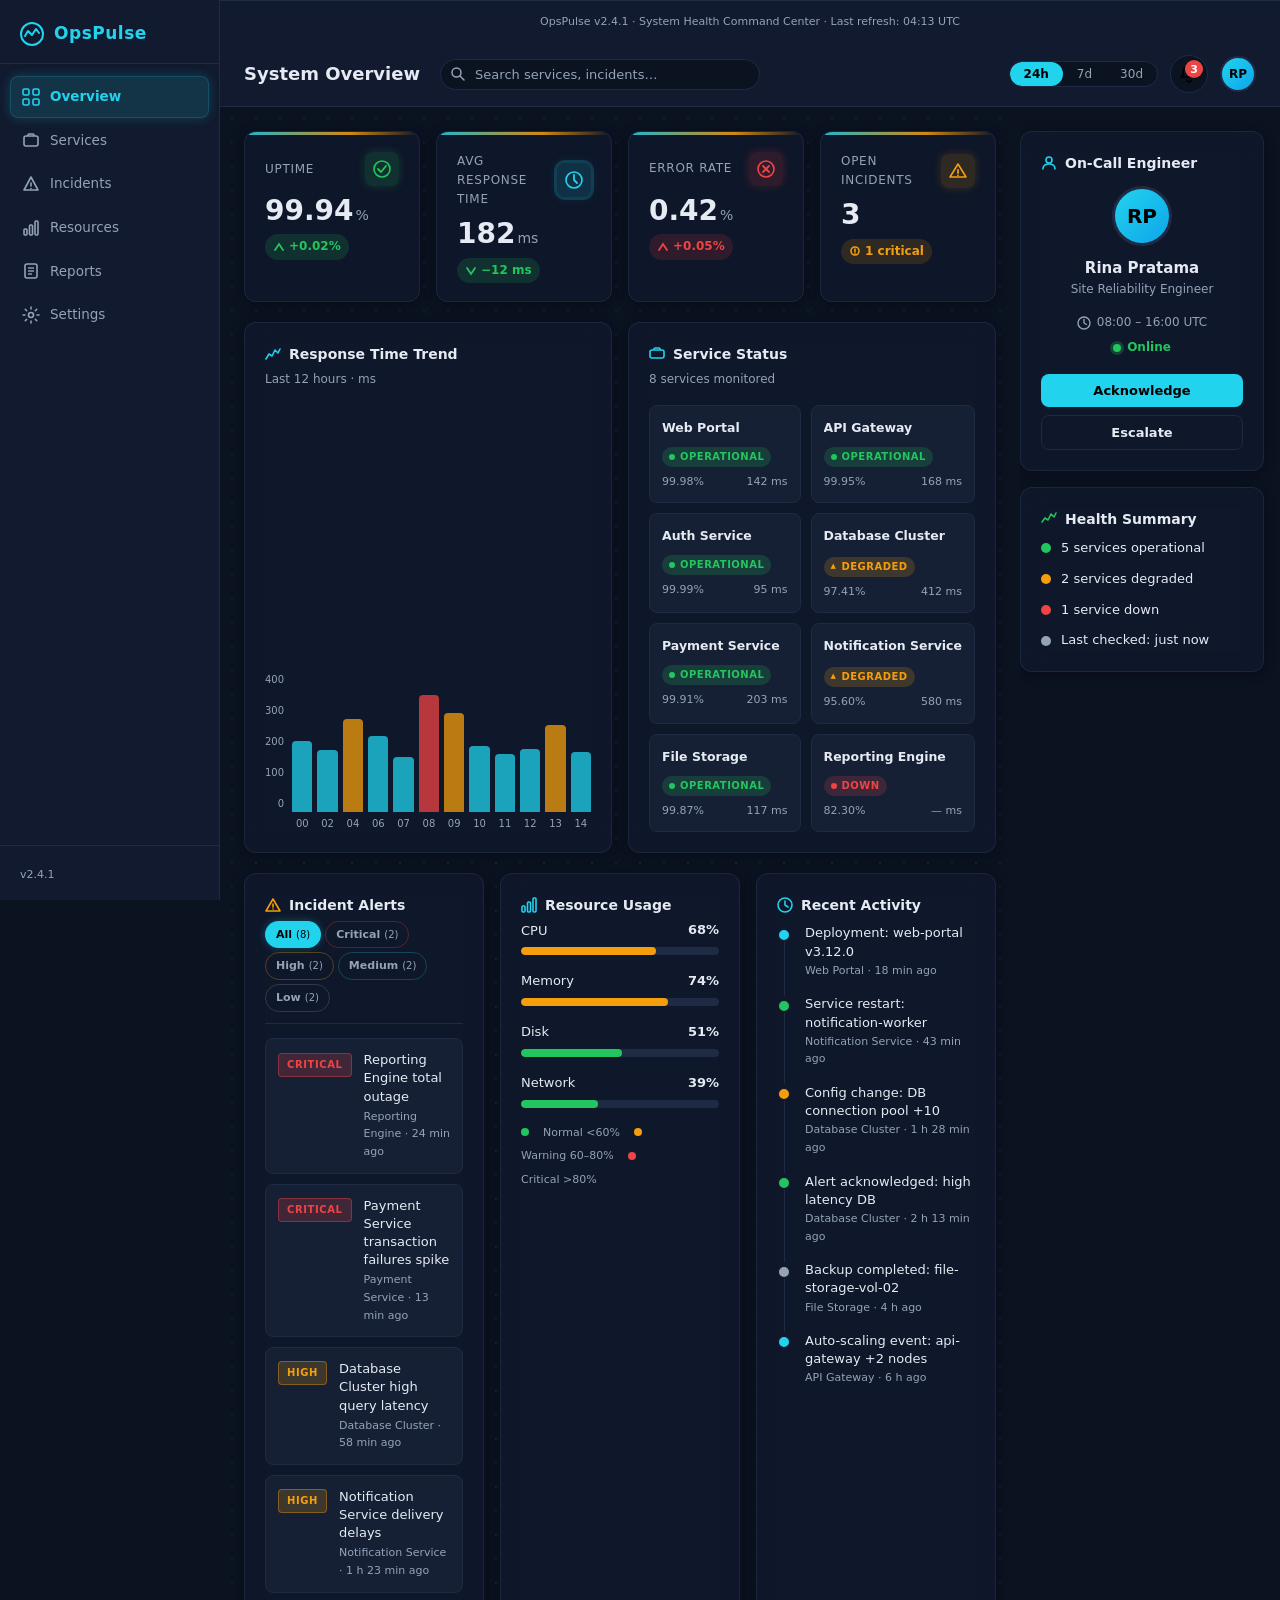
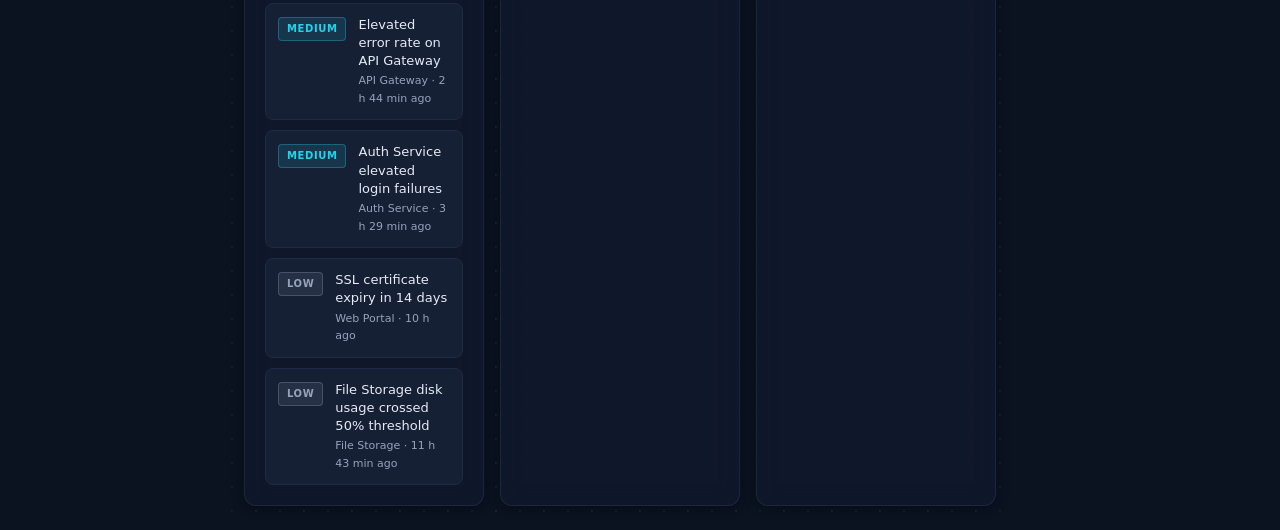
<file: index.html>
<!DOCTYPE html>
<html lang="en">
<head>
  <!-- Character encoding & viewport -->
  <meta charset="UTF-8" />
  <meta name="viewport" content="width=device-width, initial-scale=1.0" />

  <!-- Primary metadata -->
  <title>OpsPulse – System Health Command Center</title>
  <meta name="description" content="OpsPulse is a real-time System Health Command Center for IT operations teams — monitor service uptime, incident alerts, response times, and resource usage from one dashboard." />
  <meta name="author" content="OpsPulse Operations Team" />

  <!-- Theme color for mobile browser chrome -->
  <meta name="theme-color" content="#0B1220" />

  <!-- Inline SVG favicon as a data URI (suppresses 404 request) -->
  <link rel="icon" type="image/svg+xml" href="data:image/svg+xml,%3Csvg xmlns='http://www.w3.org/2000/svg' viewBox='0 0 32 32'%3E%3Crect width='32' height='32' rx='8' fill='%230B1220'/%3E%3Ccircle cx='16' cy='16' r='13' stroke='%2322D3EE' stroke-width='2.5' fill='none'/%3E%3Cpolyline points='7,19 11,13 15,17 19,10 23,14' stroke='%2322D3EE' stroke-width='2.2' fill='none' stroke-linecap='round' stroke-linejoin='round'/%3E%3C/svg%3E" />

  <!-- Open Graph (social sharing previews) -->
  <meta property="og:type"        content="website" />
  <meta property="og:title"       content="OpsPulse – System Health Command Center" />
  <meta property="og:description" content="Monitor service uptime, incident alerts, response times, and resource usage for your IT operations team — all in one dark-theme dashboard." />
  <meta property="og:site_name"   content="OpsPulse" />
  <meta property="og:locale"      content="en_US" />

  <!-- Twitter Card (text-only, no external image) -->
  <meta name="twitter:card"        content="summary" />
  <meta name="twitter:title"       content="OpsPulse – System Health Command Center" />
  <meta name="twitter:description" content="Monitor service uptime, incident alerts, response times, and resource usage for your IT operations team — all in one dark-theme dashboard." />

  <!-- Security headers -->
  <!-- CSP: restricts resource origins — style-src 'self' allows only style.css;
       img-src allows data: URIs (favicon); everything else blocked by default-src 'none'.
       Limitation: a meta CSP cannot block or restrict navigation-initiated requests
       (e.g. form-action is advisory only here), and it is processed after the HTML parser
       begins — unlike an HTTP header which is enforced before any resource is fetched. -->
  <meta http-equiv="Content-Security-Policy"
        content="default-src 'none'; style-src 'self'; img-src 'self' data:; base-uri 'none'; form-action 'none'" />
  <meta name="referrer" content="no-referrer" />

  <link rel="stylesheet" href="style.css" />
</head>
<body>

  <!-- Skip-to-content link (H-1): first focusable element, visually hidden until focused -->
  <a href="#overview" class="skip-link">Skip to main content</a>

  <!-- ===== MOBILE HEADER (visible < 1024px) ===== -->
  <!-- C-1: role="banner" removed — only the topbar <header> is the page banner landmark -->
  <header class="mobile-header">
    <span class="logo" aria-label="OpsPulse">
      <!-- H-5: stroke="var(--primary)" → currentColor; parent .logo has color:var(--primary) -->
      <svg width="22" height="22" viewBox="0 0 22 22" fill="none" aria-hidden="true">
        <circle cx="11" cy="11" r="10" stroke="currentColor" stroke-width="2"/>
        <polyline points="5,13 8,9 11,12 14,7 17,10" stroke="currentColor" stroke-width="1.8" fill="none" stroke-linecap="round" stroke-linejoin="round"/>
      </svg>
      OpsPulse
    </span>
    <label class="hamburger-label" for="nav-toggle" aria-label="Toggle navigation">
      <span></span><span></span><span></span>
    </label>
  </header>

  <!-- ===== SIDEBAR NAVIGATION ===== -->
  <!-- H-2: tabindex="-1" added so the hidden checkbox is never keyboard-reachable -->
  <input type="checkbox" id="nav-toggle" class="nav-toggle" aria-hidden="true" tabindex="-1" />
  <nav class="sidebar" aria-label="Main navigation">
    <div class="sidebar-logo" aria-label="OpsPulse">
      <!-- H-5: .sidebar-logo has color:var(--primary) -->
      <svg width="24" height="24" viewBox="0 0 24 24" fill="none" aria-hidden="true">
        <circle cx="12" cy="12" r="11" stroke="currentColor" stroke-width="2"/>
        <polyline points="5,14 8,9 12,13 16,7 19,11" stroke="currentColor" stroke-width="2" fill="none" stroke-linecap="round" stroke-linejoin="round"/>
      </svg>
      <span>OpsPulse</span>
    </div>
    <ul class="sidebar-nav" role="list">
      <li>
        <a href="#overview" class="nav-link active" aria-current="page">
          <svg width="18" height="18" viewBox="0 0 18 18" fill="none" aria-hidden="true">
            <rect x="1" y="1" width="6" height="6" rx="1.5" stroke="currentColor" stroke-width="1.6"/>
            <rect x="11" y="1" width="6" height="6" rx="1.5" stroke="currentColor" stroke-width="1.6"/>
            <rect x="1" y="11" width="6" height="6" rx="1.5" stroke="currentColor" stroke-width="1.6"/>
            <rect x="11" y="11" width="6" height="6" rx="1.5" stroke="currentColor" stroke-width="1.6"/>
          </svg>
          Overview
        </a>
      </li>
      <li>
        <a href="#services" class="nav-link">
          <svg width="18" height="18" viewBox="0 0 18 18" fill="none" aria-hidden="true">
            <rect x="2" y="4" width="14" height="10" rx="2" stroke="currentColor" stroke-width="1.6"/>
            <path d="M6 4V3a1 1 0 011-1h4a1 1 0 011 1v1" stroke="currentColor" stroke-width="1.6"/>
          </svg>
          Services
        </a>
      </li>
      <li>
        <a href="#incidents" class="nav-link">
          <svg width="18" height="18" viewBox="0 0 18 18" fill="none" aria-hidden="true">
            <path d="M9 2L2 15h14L9 2z" stroke="currentColor" stroke-width="1.6" stroke-linejoin="round"/>
            <line x1="9" y1="8" x2="9" y2="11" stroke="currentColor" stroke-width="1.6" stroke-linecap="round"/>
            <circle cx="9" cy="13.5" r="0.8" fill="currentColor"/>
          </svg>
          Incidents
        </a>
      </li>
      <li>
        <a href="#resources" class="nav-link">
          <svg width="18" height="18" viewBox="0 0 18 18" fill="none" aria-hidden="true">
            <rect x="2" y="10" width="3" height="6" rx="1" stroke="currentColor" stroke-width="1.6"/>
            <rect x="7.5" y="6" width="3" height="10" rx="1" stroke="currentColor" stroke-width="1.6"/>
            <rect x="13" y="2" width="3" height="14" rx="1" stroke="currentColor" stroke-width="1.6"/>
          </svg>
          Resources
        </a>
      </li>
      <li>
        <a href="#reports" class="nav-link">
          <svg width="18" height="18" viewBox="0 0 18 18" fill="none" aria-hidden="true">
            <rect x="3" y="2" width="12" height="14" rx="2" stroke="currentColor" stroke-width="1.6"/>
            <line x1="6" y1="6" x2="12" y2="6" stroke="currentColor" stroke-width="1.4"/>
            <line x1="6" y1="9" x2="12" y2="9" stroke="currentColor" stroke-width="1.4"/>
            <line x1="6" y1="12" x2="10" y2="12" stroke="currentColor" stroke-width="1.4"/>
          </svg>
          Reports
        </a>
      </li>
      <li>
        <a href="#settings" class="nav-link">
          <svg width="18" height="18" viewBox="0 0 18 18" fill="none" aria-hidden="true">
            <circle cx="9" cy="9" r="2.5" stroke="currentColor" stroke-width="1.6"/>
            <path d="M9 1v2M9 15v2M1 9h2M15 9h2M3.22 3.22l1.42 1.42M13.36 13.36l1.42 1.42M3.22 14.78l1.42-1.42M13.36 4.64l1.42-1.42" stroke="currentColor" stroke-width="1.5" stroke-linecap="round"/>
          </svg>
          Settings
        </a>
      </li>
    </ul>
    <div class="sidebar-footer">
      <span class="version-tag">v2.4.1</span>
    </div>
  </nav>

  <!-- ===== MAIN WRAPPER ===== -->
  <div class="main-wrapper">

    <!-- ===== TOP NAVIGATION BAR ===== -->
    <header class="topbar" role="banner">
      <div class="topbar-left">
        <h1 class="page-title">System Overview</h1>
        <div class="search-wrap">
          <label for="search-input" class="sr-only">Search services or incidents</label>
          <!-- H-5: stroke="var(--muted)" → stroke="currentColor"; color set via CSS on .search-icon -->
          <svg class="search-icon" width="16" height="16" viewBox="0 0 16 16" fill="none" aria-hidden="true">
            <circle cx="6.5" cy="6.5" r="4.5" stroke="currentColor" stroke-width="1.5"/>
            <line x1="10" y1="10" x2="14" y2="14" stroke="currentColor" stroke-width="1.5" stroke-linecap="round"/>
          </svg>
          <!-- H-3: redundant aria-label removed — the <label> above is sufficient -->
          <input id="search-input" type="search" class="search-input" placeholder="Search services, incidents…" />
        </div>
      </div>
      <div class="topbar-right">
        <!-- Time range selector -->
        <!-- C-3: aria-pressed removed — state cannot update without JS and was misleading -->
        <div class="time-range" role="group" aria-label="Time range">
          <button class="tr-btn active" type="button">24h</button>
          <button class="tr-btn" type="button">7d</button>
          <button class="tr-btn" type="button">30d</button>
        </div>
        <!-- Notification bell -->
        <!-- H-5: .icon-btn inherits color:var(--text) from body -->
        <button class="icon-btn" type="button" aria-label="Notifications – 3 unread">
          <svg width="20" height="20" viewBox="0 0 20 20" fill="none" aria-hidden="true">
            <path d="M10 2a6 6 0 00-6 6v3l-1.5 2h15L16 11V8a6 6 0 00-6-6z" stroke="currentColor" stroke-width="1.6"/>
            <path d="M8 16a2 2 0 004 0" stroke="currentColor" stroke-width="1.6" stroke-linecap="round"/>
          </svg>
          <span class="badge" aria-label="3 notifications">3</span>
        </button>
        <!-- User avatar -->
        <div class="avatar" aria-label="Rina Pratama – Site Reliability Engineer">RP</div>
      </div>
    </header>

    <!-- ===== MAIN CONTENT ===== -->
    <main class="content" id="overview" aria-label="Dashboard content">

      <!-- === ROW 1: KPI CARDS === -->
      <section class="kpi-row" aria-label="Key performance indicators">

        <!-- KPI: Uptime -->
        <article class="kpi-card" aria-label="Uptime">
          <div class="kpi-header">
            <span class="kpi-label">Uptime</span>
            <!-- H-4: aria-hidden="true" added to SVG inside already-hidden parent -->
            <span class="kpi-icon kpi-icon--success" aria-hidden="true">
              <svg width="20" height="20" viewBox="0 0 20 20" fill="none" aria-hidden="true">
                <circle cx="10" cy="10" r="8" stroke="currentColor" stroke-width="1.6"/>
                <polyline points="6,10 9,13 14,7" stroke="currentColor" stroke-width="1.8" stroke-linecap="round" stroke-linejoin="round"/>
              </svg>
            </span>
          </div>
          <div class="kpi-value">99.94<span class="kpi-unit">%</span></div>
          <div class="kpi-delta kpi-delta--up" aria-label="Up 0.02% from previous period">
            <svg width="12" height="12" viewBox="0 0 12 12" aria-hidden="true"><polyline points="2,9 6,3 10,9" stroke="currentColor" stroke-width="1.8" fill="none" stroke-linecap="round"/></svg>
            +0.02%
          </div>
        </article>

        <!-- KPI: Avg Response Time -->
        <article class="kpi-card" aria-label="Average response time">
          <div class="kpi-header">
            <span class="kpi-label">Avg Response Time</span>
            <!-- H-4: aria-hidden="true" added -->
            <span class="kpi-icon kpi-icon--primary" aria-hidden="true">
              <svg width="20" height="20" viewBox="0 0 20 20" fill="none" aria-hidden="true">
                <circle cx="10" cy="10" r="8" stroke="currentColor" stroke-width="1.6"/>
                <polyline points="10,5 10,10 13,13" stroke="currentColor" stroke-width="1.8" stroke-linecap="round" stroke-linejoin="round"/>
              </svg>
            </span>
          </div>
          <div class="kpi-value">182<span class="kpi-unit">ms</span></div>
          <div class="kpi-delta kpi-delta--down-good" aria-label="Down 12 ms from previous period (improvement)">
            <svg width="12" height="12" viewBox="0 0 12 12" aria-hidden="true"><polyline points="2,3 6,9 10,3" stroke="currentColor" stroke-width="1.8" fill="none" stroke-linecap="round"/></svg>
            −12 ms
          </div>
        </article>

        <!-- KPI: Error Rate -->
        <article class="kpi-card" aria-label="Error rate">
          <div class="kpi-header">
            <span class="kpi-label">Error Rate</span>
            <!-- H-4: aria-hidden="true" added -->
            <span class="kpi-icon kpi-icon--danger" aria-hidden="true">
              <svg width="20" height="20" viewBox="0 0 20 20" fill="none" aria-hidden="true">
                <circle cx="10" cy="10" r="8" stroke="currentColor" stroke-width="1.6"/>
                <line x1="7" y1="7" x2="13" y2="13" stroke="currentColor" stroke-width="1.8" stroke-linecap="round"/>
                <line x1="13" y1="7" x2="7" y2="13" stroke="currentColor" stroke-width="1.8" stroke-linecap="round"/>
              </svg>
            </span>
          </div>
          <div class="kpi-value">0.42<span class="kpi-unit">%</span></div>
          <div class="kpi-delta kpi-delta--up-bad" aria-label="Up 0.05% from previous period (degradation)">
            <svg width="12" height="12" viewBox="0 0 12 12" aria-hidden="true"><polyline points="2,9 6,3 10,9" stroke="currentColor" stroke-width="1.8" fill="none" stroke-linecap="round"/></svg>
            +0.05%
          </div>
        </article>

        <!-- KPI: Open Incidents -->
        <article class="kpi-card" aria-label="Open incidents">
          <div class="kpi-header">
            <span class="kpi-label">Open Incidents</span>
            <!-- H-4: aria-hidden="true" added -->
            <span class="kpi-icon kpi-icon--accent" aria-hidden="true">
              <svg width="20" height="20" viewBox="0 0 20 20" fill="none" aria-hidden="true">
                <path d="M10 3L2 16h16L10 3z" stroke="currentColor" stroke-width="1.6" stroke-linejoin="round"/>
                <line x1="10" y1="9" x2="10" y2="12" stroke="currentColor" stroke-width="1.8" stroke-linecap="round"/>
                <circle cx="10" cy="14.5" r="0.9" fill="currentColor"/>
              </svg>
            </span>
          </div>
          <div class="kpi-value">3</div>
          <div class="kpi-delta kpi-delta--neutral" aria-label="1 critical incident">
            <svg width="12" height="12" viewBox="0 0 12 12" aria-hidden="true"><circle cx="6" cy="6" r="4" stroke="currentColor" stroke-width="1.6" fill="none"/><line x1="6" y1="4" x2="6" y2="7" stroke="currentColor" stroke-width="1.6" stroke-linecap="round"/><circle cx="6" cy="8.5" r="0.7" fill="currentColor"/></svg>
            1 critical
          </div>
        </article>

      </section>

      <!-- === ROW 2: TREND CHART + SERVICE GRID === -->
      <div class="row2-grid">

        <!-- === RESPONSE TIME TREND (pure CSS bar chart) === -->
        <section class="card chart-card" aria-label="Response time trend – last 12 hours" id="reports">
          <h2 class="card-title">
            <svg width="16" height="16" viewBox="0 0 16 16" fill="none" aria-hidden="true" class="icon-primary"><polyline points="1,13 4,8 7,10 10,4 13,7 15,3" stroke="currentColor" stroke-width="1.6" fill="none" stroke-linecap="round" stroke-linejoin="round"/></svg>
            Response Time Trend
          </h2>
          <p class="card-subtitle">Last 12 hours · ms</p>
          <div class="chart-wrap" role="img" aria-label="Bar chart showing response time over last 12 hours">
            <div class="chart-y-axis" aria-hidden="true">
              <span>400</span>
              <span>300</span>
              <span>200</span>
              <span>100</span>
              <span>0</span>
            </div>
            <div class="chart-bars">
              <!-- 12 bars: heights via .bh-* classes (no inline styles) -->
              <div class="bar-wrap">
                <div class="bar bh-52" aria-label="00:00 – 208ms">
                  <span class="bar-tooltip">208 ms</span>
                </div>
                <span class="bar-label">00</span>
              </div>
              <div class="bar-wrap">
                <div class="bar bh-45" aria-label="02:00 – 180ms">
                  <span class="bar-tooltip">180 ms</span>
                </div>
                <span class="bar-label">02</span>
              </div>
              <div class="bar-wrap">
                <div class="bar bar--accent bh-68" aria-label="04:00 – 272ms">
                  <span class="bar-tooltip">272 ms</span>
                </div>
                <span class="bar-label">04</span>
              </div>
              <div class="bar-wrap">
                <div class="bar bh-55" aria-label="06:00 – 220ms">
                  <span class="bar-tooltip">220 ms</span>
                </div>
                <span class="bar-label">06</span>
              </div>
              <div class="bar-wrap">
                <div class="bar bh-40" aria-label="07:00 – 160ms">
                  <span class="bar-tooltip">160 ms</span>
                </div>
                <span class="bar-label">07</span>
              </div>
              <div class="bar-wrap">
                <div class="bar bar--danger bh-85" aria-label="08:00 – 340ms">
                  <span class="bar-tooltip">340 ms</span>
                </div>
                <span class="bar-label">08</span>
              </div>
              <div class="bar-wrap">
                <div class="bar bar--accent bh-72" aria-label="09:00 – 288ms">
                  <span class="bar-tooltip">288 ms</span>
                </div>
                <span class="bar-label">09</span>
              </div>
              <div class="bar-wrap">
                <div class="bar bh-48" aria-label="10:00 – 192ms">
                  <span class="bar-tooltip">192 ms</span>
                </div>
                <span class="bar-label">10</span>
              </div>
              <div class="bar-wrap">
                <div class="bar bh-42" aria-label="11:00 – 168ms">
                  <span class="bar-tooltip">168 ms</span>
                </div>
                <span class="bar-label">11</span>
              </div>
              <div class="bar-wrap">
                <div class="bar bh-46" aria-label="12:00 – 184ms">
                  <span class="bar-tooltip">184 ms</span>
                </div>
                <span class="bar-label">12</span>
              </div>
              <div class="bar-wrap">
                <div class="bar bar--accent bh-63" aria-label="13:00 – 252ms">
                  <span class="bar-tooltip">252 ms</span>
                </div>
                <span class="bar-label">13</span>
              </div>
              <div class="bar-wrap">
                <div class="bar bh-44" aria-label="14:00 – 176ms">
                  <span class="bar-tooltip">176 ms</span>
                </div>
                <span class="bar-label">14</span>
              </div>
            </div>
          </div>
        </section>

        <!-- === SERVICE STATUS GRID === -->
        <section class="card service-card" aria-label="Service status" id="services">
          <h2 class="card-title">
            <svg width="16" height="16" viewBox="0 0 16 16" fill="none" aria-hidden="true" class="icon-primary"><rect x="1" y="4" width="14" height="8" rx="2" stroke="currentColor" stroke-width="1.6"/><path d="M5 4V3a1 1 0 011-1h4a1 1 0 011 1v1" stroke="currentColor" stroke-width="1.6"/></svg>
            Service Status
          </h2>
          <p class="card-subtitle">8 services monitored</p>
          <div class="service-grid">

            <article class="service-item" aria-label="Web Portal – Operational">
              <div class="service-name">Web Portal</div>
              <span class="status-badge status--operational">Operational</span>
              <div class="service-meta"><span>99.98%</span><span>142 ms</span></div>
            </article>

            <article class="service-item" aria-label="API Gateway – Operational">
              <div class="service-name">API Gateway</div>
              <span class="status-badge status--operational">Operational</span>
              <div class="service-meta"><span>99.95%</span><span>168 ms</span></div>
            </article>

            <article class="service-item" aria-label="Auth Service – Operational">
              <div class="service-name">Auth Service</div>
              <span class="status-badge status--operational">Operational</span>
              <div class="service-meta"><span>99.99%</span><span>95 ms</span></div>
            </article>

            <article class="service-item" aria-label="Database Cluster – Degraded">
              <div class="service-name">Database Cluster</div>
              <span class="status-badge status--degraded">Degraded</span>
              <div class="service-meta"><span>97.41%</span><span>412 ms</span></div>
            </article>

            <article class="service-item" aria-label="Payment Service – Operational">
              <div class="service-name">Payment Service</div>
              <span class="status-badge status--operational">Operational</span>
              <div class="service-meta"><span>99.91%</span><span>203 ms</span></div>
            </article>

            <article class="service-item" aria-label="Notification Service – Degraded">
              <div class="service-name">Notification Service</div>
              <span class="status-badge status--degraded">Degraded</span>
              <div class="service-meta"><span>95.60%</span><span>580 ms</span></div>
            </article>

            <article class="service-item" aria-label="File Storage – Operational">
              <div class="service-name">File Storage</div>
              <span class="status-badge status--operational">Operational</span>
              <div class="service-meta"><span>99.87%</span><span>117 ms</span></div>
            </article>

            <article class="service-item" aria-label="Reporting Engine – Down">
              <div class="service-name">Reporting Engine</div>
              <span class="status-badge status--down">Down</span>
              <div class="service-meta"><span>82.30%</span><span>— ms</span></div>
            </article>

          </div>
        </section>

      </div><!-- end row2-grid -->

      <!-- === ROW 3: BOTTOM COLUMNS === -->
      <div class="row3-grid">

        <!-- === INCIDENT ALERTS === -->
        <!--
          CSS-only filtering:
          Hidden radio inputs sit inside the section so their :checked state
          can reach sibling .incident-list via the general sibling combinator (~).
          Each incident carries a data-sev attribute; filter rules hide items
          whose data-sev does not match the checked radio's value.
        -->
        <section class="card incident-card" aria-label="Incident alerts" id="incidents">
          <h2 class="card-title">
            <svg width="16" height="16" viewBox="0 0 16 16" fill="none" aria-hidden="true" class="icon-accent"><path d="M8 2L1 14h14L8 2z" stroke="currentColor" stroke-width="1.6" stroke-linejoin="round"/><line x1="8" y1="7" x2="8" y2="10" stroke="currentColor" stroke-width="1.6" stroke-linecap="round"/><circle cx="8" cy="12" r="0.8" fill="currentColor"/></svg>
            Incident Alerts
          </h2>

          <!-- Hidden radio inputs (CSS-only filter state) -->
          <input type="radio" name="inc-filter" id="inc-all"      class="inc-radio" value="all"      checked />
          <input type="radio" name="inc-filter" id="inc-critical" class="inc-radio" value="critical" />
          <input type="radio" name="inc-filter" id="inc-high"     class="inc-radio" value="high"     />
          <input type="radio" name="inc-filter" id="inc-medium"   class="inc-radio" value="medium"   />
          <input type="radio" name="inc-filter" id="inc-low"      class="inc-radio" value="low"      />

          <!-- C-2: role="tablist"/"tab" removed (invalid on label elements, requires JS for aria-selected).
               Replaced with role="group" on the container; labels need no ARIA role. -->
          <div class="inc-tabs" role="group" aria-label="Filter incidents by severity">
            <label for="inc-all"      class="inc-tab">All <span class="inc-count">(8)</span></label>
            <label for="inc-critical" class="inc-tab inc-tab--critical">Critical <span class="inc-count">(2)</span></label>
            <label for="inc-high"     class="inc-tab inc-tab--high">High <span class="inc-count">(2)</span></label>
            <label for="inc-medium"   class="inc-tab inc-tab--medium">Medium <span class="inc-count">(2)</span></label>
            <label for="inc-low"      class="inc-tab inc-tab--low">Low <span class="inc-count">(2)</span></label>
          </div>

          <!-- Incident list — each item tagged with data-sev for CSS filtering -->
          <ul class="incident-list" role="list">

            <li class="incident-item" data-sev="critical" aria-label="Critical: Reporting Engine total outage">
              <span class="sev-tag sev--critical">Critical</span>
              <div class="incident-body">
                <p class="incident-title">Reporting Engine total outage</p>
                <p class="incident-meta">Reporting Engine · <time datetime="2026-11-21T03:40:00Z">24 min ago</time></p>
              </div>
            </li>

            <li class="incident-item" data-sev="critical" aria-label="Critical: Payment Service transaction failures">
              <span class="sev-tag sev--critical">Critical</span>
              <div class="incident-body">
                <p class="incident-title">Payment Service transaction failures spike</p>
                <p class="incident-meta">Payment Service · <time datetime="2026-11-21T03:50:00Z">13 min ago</time></p>
              </div>
            </li>

            <li class="incident-item" data-sev="high" aria-label="High: Database Cluster high query latency">
              <span class="sev-tag sev--high">High</span>
              <div class="incident-body">
                <p class="incident-title">Database Cluster high query latency</p>
                <p class="incident-meta">Database Cluster · <time datetime="2026-11-21T03:15:00Z">58 min ago</time></p>
              </div>
            </li>

            <li class="incident-item" data-sev="high" aria-label="High: Notification Service delivery delays">
              <span class="sev-tag sev--high">High</span>
              <div class="incident-body">
                <p class="incident-title">Notification Service delivery delays</p>
                <p class="incident-meta">Notification Service · <time datetime="2026-11-21T02:50:00Z">1 h 23 min ago</time></p>
              </div>
            </li>

            <li class="incident-item" data-sev="medium" aria-label="Medium: Elevated error rate on API Gateway">
              <span class="sev-tag sev--medium">Medium</span>
              <div class="incident-body">
                <p class="incident-title">Elevated error rate on API Gateway</p>
                <p class="incident-meta">API Gateway · <time datetime="2026-11-21T01:30:00Z">2 h 44 min ago</time></p>
              </div>
            </li>

            <li class="incident-item" data-sev="medium" aria-label="Medium: Auth Service elevated login failures">
              <span class="sev-tag sev--medium">Medium</span>
              <div class="incident-body">
                <p class="incident-title">Auth Service elevated login failures</p>
                <p class="incident-meta">Auth Service · <time datetime="2026-11-21T00:45:00Z">3 h 29 min ago</time></p>
              </div>
            </li>

            <li class="incident-item" data-sev="low" aria-label="Low: SSL certificate expiry in 14 days">
              <span class="sev-tag sev--low">Low</span>
              <div class="incident-body">
                <p class="incident-title">SSL certificate expiry in 14 days</p>
                <p class="incident-meta">Web Portal · <time datetime="2026-11-20T18:00:00Z">10 h ago</time></p>
              </div>
            </li>

            <li class="incident-item" data-sev="low" aria-label="Low: File Storage disk usage warning at 51%">
              <span class="sev-tag sev--low">Low</span>
              <div class="incident-body">
                <p class="incident-title">File Storage disk usage crossed 50% threshold</p>
                <p class="incident-meta">File Storage · <time datetime="2026-11-20T16:30:00Z">11 h 43 min ago</time></p>
              </div>
            </li>

          </ul>
        </section>

        <!-- === RESOURCE USAGE === -->
        <section class="card resource-card" aria-label="Resource usage" id="resources">
          <h2 class="card-title">
            <svg width="16" height="16" viewBox="0 0 16 16" fill="none" aria-hidden="true" class="icon-primary"><rect x="1" y="9" width="3" height="6" rx="1" stroke="currentColor" stroke-width="1.6"/><rect x="6.5" y="5" width="3" height="10" rx="1" stroke="currentColor" stroke-width="1.6"/><rect x="12" y="1" width="3" height="14" rx="1" stroke="currentColor" stroke-width="1.6"/></svg>
            Resource Usage
          </h2>

          <div class="resource-list">

            <div class="resource-item" aria-label="CPU usage 68%">
              <div class="resource-header">
                <span class="resource-label">CPU</span>
                <span class="resource-pct">68%</span>
              </div>
              <div class="progress-track" role="progressbar" aria-valuenow="68" aria-valuemin="0" aria-valuemax="100" aria-label="CPU 68%">
                <div class="progress-fill progress--amber pct-68"></div>
              </div>
            </div>

            <div class="resource-item" aria-label="Memory usage 74%">
              <div class="resource-header">
                <span class="resource-label">Memory</span>
                <span class="resource-pct">74%</span>
              </div>
              <div class="progress-track" role="progressbar" aria-valuenow="74" aria-valuemin="0" aria-valuemax="100" aria-label="Memory 74%">
                <div class="progress-fill progress--amber pct-74"></div>
              </div>
            </div>

            <div class="resource-item" aria-label="Disk usage 51%">
              <div class="resource-header">
                <span class="resource-label">Disk</span>
                <span class="resource-pct">51%</span>
              </div>
              <div class="progress-track" role="progressbar" aria-valuenow="51" aria-valuemin="0" aria-valuemax="100" aria-label="Disk 51%">
                <div class="progress-fill progress--green pct-51"></div>
              </div>
            </div>

            <div class="resource-item" aria-label="Network usage 39%">
              <div class="resource-header">
                <span class="resource-label">Network</span>
                <span class="resource-pct">39%</span>
              </div>
              <div class="progress-track" role="progressbar" aria-valuenow="39" aria-valuemin="0" aria-valuemax="100" aria-label="Network 39%">
                <div class="progress-fill progress--green pct-39"></div>
              </div>
            </div>

          </div>

          <!-- Threshold legend -->
          <div class="threshold-legend" aria-label="Threshold key">
            <span class="legend-dot legend-dot--green"></span><span>Normal &lt;60%</span>
            <span class="legend-dot legend-dot--amber"></span><span>Warning 60–80%</span>
            <span class="legend-dot legend-dot--red"></span><span>Critical &gt;80%</span>
          </div>
        </section>

        <!-- === RECENT ACTIVITY LOG === -->
        <section class="card activity-card" aria-label="Recent activity log">
          <h2 class="card-title">
            <svg width="16" height="16" viewBox="0 0 16 16" fill="none" aria-hidden="true" class="icon-primary"><circle cx="8" cy="8" r="7" stroke="currentColor" stroke-width="1.6"/><polyline points="8,4 8,8 11,10" stroke="currentColor" stroke-width="1.6" stroke-linecap="round" stroke-linejoin="round"/></svg>
            Recent Activity
          </h2>
          <!-- H-6: role="list" removed — <ol> already has implicit ordered-list semantics -->
          <ol class="activity-timeline" aria-label="Activity timeline">

            <li class="activity-item">
              <span class="timeline-dot dot--primary" aria-hidden="true"></span>
              <div class="activity-body">
                <p class="activity-title">Deployment: web-portal v3.12.0</p>
                <p class="activity-meta">Web Portal · <time datetime="2026-11-21T03:55:00Z">18 min ago</time></p>
              </div>
            </li>

            <li class="activity-item">
              <span class="timeline-dot dot--success" aria-hidden="true"></span>
              <div class="activity-body">
                <p class="activity-title">Service restart: notification-worker</p>
                <p class="activity-meta">Notification Service · <time datetime="2026-11-21T03:30:00Z">43 min ago</time></p>
              </div>
            </li>

            <li class="activity-item">
              <span class="timeline-dot dot--accent" aria-hidden="true"></span>
              <div class="activity-body">
                <p class="activity-title">Config change: DB connection pool +10</p>
                <p class="activity-meta">Database Cluster · <time datetime="2026-11-21T02:45:00Z">1 h 28 min ago</time></p>
              </div>
            </li>

            <li class="activity-item">
              <span class="timeline-dot dot--success" aria-hidden="true"></span>
              <div class="activity-body">
                <p class="activity-title">Alert acknowledged: high latency DB</p>
                <p class="activity-meta">Database Cluster · <time datetime="2026-11-21T02:00:00Z">2 h 13 min ago</time></p>
              </div>
            </li>

            <li class="activity-item">
              <span class="timeline-dot dot--muted" aria-hidden="true"></span>
              <div class="activity-body">
                <p class="activity-title">Backup completed: file-storage-vol-02</p>
                <p class="activity-meta">File Storage · <time datetime="2026-11-21T00:00:00Z">4 h ago</time></p>
              </div>
            </li>

            <li class="activity-item">
              <span class="timeline-dot dot--primary" aria-hidden="true"></span>
              <div class="activity-body">
                <p class="activity-title">Auto-scaling event: api-gateway +2 nodes</p>
                <p class="activity-meta">API Gateway · <time datetime="2026-11-20T22:00:00Z">6 h ago</time></p>
              </div>
            </li>

          </ol>
        </section>

      </div><!-- end row3-grid -->

    </main><!-- end content -->

    <!-- ===== ON-CALL PROFILE CARD (RIGHT ASIDE) ===== -->
    <aside class="oncall-aside" aria-label="On-call engineer">
      <section class="card oncall-card">
        <h2 class="card-title">
          <svg width="16" height="16" viewBox="0 0 16 16" fill="none" aria-hidden="true" class="icon-primary"><circle cx="8" cy="5" r="3" stroke="currentColor" stroke-width="1.6"/><path d="M2 14c0-3.314 2.686-5 6-5s6 1.686 6 5" stroke="currentColor" stroke-width="1.6" stroke-linecap="round"/></svg>
          On-Call Engineer
        </h2>
        <div class="oncall-avatar" aria-hidden="true">RP</div>
        <p class="oncall-name">Rina Pratama</p>
        <p class="oncall-role">Site Reliability Engineer</p>
        <div class="oncall-meta">
          <div class="oncall-row">
            <svg width="14" height="14" viewBox="0 0 14 14" fill="none" aria-hidden="true" class="icon-muted"><circle cx="7" cy="7" r="6" stroke="currentColor" stroke-width="1.4"/><polyline points="7,3.5 7,7 9.5,8.5" stroke="currentColor" stroke-width="1.4" stroke-linecap="round" stroke-linejoin="round"/></svg>
            <span>08:00 – 16:00 UTC</span>
          </div>
          <div class="oncall-row">
            <span class="status-dot" aria-hidden="true"></span>
            <span class="online-label">Online</span>
          </div>
        </div>
        <div class="oncall-actions">
          <button class="btn btn--primary" type="button" aria-label="Acknowledge current incidents">Acknowledge</button>
          <button class="btn btn--outline" type="button" aria-label="Escalate to next on-call engineer">Escalate</button>
        </div>
      </section>

      <!-- System Health Summary (bonus info block in aside) -->
      <section class="card health-summary-card" aria-label="System health summary">
        <h2 class="card-title">
          <svg width="16" height="16" viewBox="0 0 16 16" fill="none" aria-hidden="true" class="icon-success"><polyline points="1,11 4,7 7,9 10,3 13,6 15,2" stroke="currentColor" stroke-width="1.6" fill="none" stroke-linecap="round" stroke-linejoin="round"/></svg>
          Health Summary
        </h2>
        <ul class="health-list" role="list">
          <li class="health-item">
            <span class="health-dot health-dot--success" aria-hidden="true"></span>
            <span>5 services operational</span>
          </li>
          <li class="health-item">
            <span class="health-dot health-dot--accent" aria-hidden="true"></span>
            <span>2 services degraded</span>
          </li>
          <li class="health-item">
            <span class="health-dot health-dot--danger" aria-hidden="true"></span>
            <span>1 service down</span>
          </li>
          <li class="health-item">
            <span class="health-dot health-dot--muted" aria-hidden="true"></span>
            <span>Last checked: just now</span>
          </li>
        </ul>
      </section>
    </aside>

  </div><!-- end main-wrapper -->

  <!-- ===== FOOTER ===== -->
  <footer class="site-footer" role="contentinfo">
    <span>OpsPulse v2.4.1 · System Health Command Center · Last refresh: <time datetime="2026-11-21T04:13:00Z">04:13 UTC</time></span>
  </footer>

</body>
</html>
</file>
<file: style.css>
/* =============================================================
   OpsPulse – System Health Command Center
   style.css
   Sections:
     1. CSS Custom Properties (design tokens)
     2. Base / Reset
     3. Layout (sidebar, main-wrapper, content grid)
     4. Components
        4a. Mobile header & hamburger
        4b. Sidebar navigation
        4c. Top navigation bar
        4d. KPI cards
        4e. Service status grid
        4f. Response-time bar chart
        4g. Incident alerts
        4h. Resource usage
        4i. Activity log
        4j. On-call card
        4k. Health summary
        4l. Footer
     5. Responsive breakpoints (640px, 1024px)
   ============================================================= */

/* ─────────────────────────────────────────
   1. CSS Custom Properties
   ───────────────────────────────────────── */
:root {
  /* Palette */
  --bg:        #0B1220;
  --surface:   #111A2E;
  --border:    #1F2B45;
  --text:      #E5EAF3;
  --muted:     #94A3B8;
  --primary:   #22D3EE;
  --accent:    #F59E0B;
  --success:   #22C55E;
  --danger:    #EF4444;

  /* Derived */
  --amber:     #F59E0B;
  --surface-2: #162035;

  /* Glass surface (semi-transparent for backdrop-filter) */
  --glass-bg:      rgba(17, 26, 46, 0.72);
  --glass-bg-kpi:  rgba(17, 26, 46, 0.68);

  /* Glow tokens */
  --glow-primary:  0 0 0 3px rgba(34,211,238,0.18), 0 0 14px rgba(34,211,238,0.12);
  --glow-active:   0 0 12px rgba(34,211,238,0.22);

  /* Layout */
  --sidebar-w: 220px;
  --aside-w:   260px;
  --topbar-h:  64px;
  --mobile-header-h: 54px;

  /* Shapes */
  --radius:    12px;
  --radius-sm: 8px;
  --radius-xs: 5px;

  /* Shadows */
  --shadow:    0 2px 12px rgba(0,0,0,0.35);
  --shadow-lg: 0 6px 24px rgba(0,0,0,0.45);

  /* Transitions */
  --transition: 200ms ease;
}

/* ─────────────────────────────────────────
   1b. Keyframe Animations
   ───────────────────────────────────────── */

/* Pulse ring for Operational / Down status dots */
@keyframes pulse-ring {
  0%   { box-shadow: 0 0 0 0   currentColor; opacity: 0.9; }
  70%  { box-shadow: 0 0 0 5px currentColor; opacity: 0;   }
  100% { box-shadow: 0 0 0 0   currentColor; opacity: 0;   }
}

/* ─────────────────────────────────────────
   2. Base / Reset
   ───────────────────────────────────────── */
*, *::before, *::after {
  box-sizing: border-box;
  margin: 0;
  padding: 0;
}

html {
  scroll-behavior: smooth;
}

body {
  font-family: -apple-system, "Segoe UI", system-ui, sans-serif;
  font-size: 14px;
  line-height: 1.6;
  background-color: var(--bg);
  color: var(--text);
  min-height: 100vh;
  overflow-x: hidden;
}

a {
  color: inherit;
  text-decoration: none;
}

ul, ol {
  list-style: none;
}

button {
  font-family: inherit;
  cursor: pointer;
  border: none;
  background: none;
}

/* Visible keyboard focus states */
:focus-visible {
  outline: 2px solid var(--primary);
  outline-offset: 2px;
  border-radius: 3px;
}

/* Skip-to-content link (H-1) */
.skip-link {
  position: absolute;
  top: -100%;
  left: 8px;
  z-index: 9999;
  padding: 8px 16px;
  background: var(--primary);
  color: #000;
  font-size: 13px;
  font-weight: 700;
  border-radius: 0 0 var(--radius-sm) var(--radius-sm);
  text-decoration: none;
  transition: top var(--transition);
}
.skip-link:focus {
  top: 0;
}

/* Screen-reader-only utility */
.sr-only {
  position: absolute;
  width: 1px;
  height: 1px;
  padding: 0;
  margin: -1px;
  overflow: hidden;
  clip: rect(0,0,0,0);
  white-space: nowrap;
  border-width: 0;
}

/* ─────────────────────────────────────────
   3. Layout
   ───────────────────────────────────────── */

/* Page shell: sidebar | main-wrapper */
body {
  display: grid;
  grid-template-columns: var(--sidebar-w) 1fr;
  grid-template-rows: auto 1fr auto;
  grid-template-areas:
    "sidebar  mobile-header"
    "sidebar  main-wrapper"
    "sidebar  footer";
}

/* Hidden checkbox for CSS-only mobile nav toggle */
.nav-toggle {
  display: none;
}

/* ── Main wrapper: topbar + content + aside ── */
.main-wrapper {
  grid-area: main-wrapper;
  display: grid;
  grid-template-columns: 1fr var(--aside-w);
  grid-template-rows: var(--topbar-h) 1fr;
  grid-template-areas:
    "topbar  topbar"
    "content aside";
  min-width: 0;
}

/* Content scrollable area — with subtle dotted grid background */
.content {
  grid-area: content;
  padding: 24px;
  overflow-y: auto;
  display: flex;
  flex-direction: column;
  gap: 20px;
  min-width: 0;
  /* Dotted grid: two overlapping radial-gradient dots spaced 24px apart */
  background-image:
    radial-gradient(circle, rgba(34,211,238,0.07) 1px, transparent 1px),
    radial-gradient(circle, rgba(34,211,238,0.04) 1px, transparent 1px);
  background-size: 24px 24px, 48px 48px;
  background-position: 0 0, 12px 12px;
}

/* ─────────────────────────────────────────
   4. COMPONENTS
   ───────────────────────────────────────── */

/* ── 4a. Mobile header (hidden on desktop) ── */
.mobile-header {
  display: none;
  grid-area: mobile-header;
  align-items: center;
  justify-content: space-between;
  height: var(--mobile-header-h);
  padding: 0 16px;
  background: var(--surface);
  border-bottom: 1px solid var(--border);
  position: sticky;
  top: 0;
  z-index: 200;
}

.mobile-header .logo {
  display: flex;
  align-items: center;
  gap: 8px;
  font-size: 16px;
  font-weight: 700;
  color: var(--primary);
  letter-spacing: 0.03em;
}

/* Hamburger */
.hamburger-label {
  display: flex;
  flex-direction: column;
  gap: 5px;
  cursor: pointer;
  padding: 4px;
  border-radius: var(--radius-xs);
  transition: background var(--transition);
}
.hamburger-label:hover { background: var(--border); }
.hamburger-label span {
  display: block;
  width: 22px;
  height: 2px;
  background: var(--text);
  border-radius: 2px;
  transition: transform var(--transition), opacity var(--transition);
}

/* ── 4b. Sidebar navigation ── */
.sidebar {
  grid-area: sidebar;
  position: sticky;
  top: 0;
  height: 100vh;
  display: flex;
  flex-direction: column;
  background: var(--surface);
  border-right: 1px solid var(--border);
  overflow-y: auto;
  z-index: 100;
}

.sidebar-logo {
  display: flex;
  align-items: center;
  gap: 10px;
  padding: 20px 20px 16px;
  font-size: 17px;
  font-weight: 700;
  color: var(--primary);
  letter-spacing: 0.03em;
  border-bottom: 1px solid var(--border);
  flex-shrink: 0;
}

.sidebar-nav {
  padding: 12px 10px;
  flex: 1;
}

.sidebar-nav li + li {
  margin-top: 2px;
}

.nav-link {
  display: flex;
  align-items: center;
  gap: 10px;
  padding: 10px 12px;
  border-radius: var(--radius-sm);
  color: var(--muted);
  font-size: 13.5px;
  font-weight: 500;
  transition: background var(--transition), color var(--transition);
}
.nav-link:hover {
  background: var(--border);
  color: var(--text);
}
.nav-link.active {
  background: rgba(34, 211, 238, 0.13);
  color: var(--primary);
  font-weight: 600;
  /* Soft cyan glow on active sidebar item */
  box-shadow: var(--glow-active), inset 0 0 0 1px rgba(34,211,238,0.18);
}
.nav-link.active svg { stroke: var(--primary); }

.sidebar-footer {
  padding: 16px 20px;
  border-top: 1px solid var(--border);
}
.version-tag {
  font-size: 11px;
  color: var(--muted);
}

/* ── 4c. Top navigation bar ── */
.topbar {
  grid-area: topbar;
  display: flex;
  align-items: center;
  justify-content: space-between;
  padding: 0 24px;
  background: var(--surface);
  border-bottom: 1px solid var(--border);
  gap: 16px;
  position: sticky;
  top: 0;
  z-index: 90;
}

.topbar-left {
  display: flex;
  align-items: center;
  gap: 20px;
  flex: 1;
  min-width: 0;
}

.page-title {
  font-size: 18px;
  font-weight: 700;
  white-space: nowrap;
  color: var(--text);
}

.search-wrap {
  position: relative;
  display: flex;
  align-items: center;
  flex: 1;
  max-width: 320px;
}

.search-icon {
  position: absolute;
  left: 10px;
  pointer-events: none;
  color: var(--muted); /* H-5: provides currentColor for SVG strokes */
}

.search-input {
  width: 100%;
  padding: 7px 12px 7px 34px;
  background: var(--bg);
  border: 1px solid var(--border);
  border-radius: 20px;
  color: var(--text);
  font-size: 13px;
  font-family: inherit;
  transition: border-color var(--transition);
}
.search-input::placeholder { color: var(--muted); }
/* Show border highlight on any focus, but only show the outline ring on keyboard focus */
.search-input:focus {
  border-color: var(--primary);
}
.search-input:focus:not(:focus-visible) {
  outline: none;
}
.search-input:focus-visible {
  outline: 2px solid var(--primary);
  outline-offset: 2px;
  border-color: var(--primary);
}

.topbar-right {
  display: flex;
  align-items: center;
  gap: 12px;
  flex-shrink: 0;
}

/* Time range buttons */
.time-range {
  display: flex;
  background: var(--bg);
  border: 1px solid var(--border);
  border-radius: 20px;
  overflow: hidden;
}

.tr-btn {
  padding: 5px 14px;
  font-size: 12px;
  font-weight: 500;
  color: var(--muted);
  background: transparent;
  border-radius: 20px;
  transition: background var(--transition), color var(--transition);
}
.tr-btn:hover { color: var(--text); }
.tr-btn.active {
  background: var(--primary);
  color: #000;
  font-weight: 600;
}
.tr-btn:focus-visible {
  outline: 2px solid var(--primary);
  outline-offset: 2px;
}

/* Notification bell */
.icon-btn {
  position: relative;
  display: flex;
  align-items: center;
  justify-content: center;
  width: 38px;
  height: 38px;
  border-radius: 50%;
  background: var(--bg);
  border: 1px solid var(--border);
  transition: border-color var(--transition);
}
.icon-btn:hover { border-color: var(--primary); }

.badge {
  position: absolute;
  top: 4px;
  right: 4px;
  min-width: 18px;
  height: 18px;
  padding: 0 5px;
  background: var(--danger);
  color: #fff;
  /* Raised to 11px: white on #EF4444 at 11px passes WCAG AA (4.59:1 ≥ 4.5:1) */
  font-size: 11px;
  font-weight: 700;
  border-radius: 9px;
  display: flex;
  align-items: center;
  justify-content: center;
  line-height: 1;
  pointer-events: none;
}

/* User avatar */
.avatar {
  width: 36px;
  height: 36px;
  border-radius: 50%;
  background: linear-gradient(135deg, var(--primary) 0%, #0ea5e9 100%);
  color: #000;
  font-size: 12px;
  font-weight: 700;
  display: flex;
  align-items: center;
  justify-content: center;
  flex-shrink: 0;
  border: 2px solid var(--border);
}

/* ── Shared card base — glass style ── */
.card {
  background: var(--glass-bg);
  backdrop-filter: blur(12px);
  -webkit-backdrop-filter: blur(12px);
  border: 1px solid rgba(31, 43, 69, 0.8);
  border-radius: var(--radius);
  padding: 20px;
  box-shadow: var(--shadow);
  transition: transform var(--transition), box-shadow var(--transition);
}
.card:hover {
  transform: translateY(-2px);
  box-shadow: var(--shadow-lg);
}

.card-title {
  display: flex;
  align-items: center;
  gap: 8px;
  font-size: 14px;
  font-weight: 600;
  color: var(--text);
  margin-bottom: 4px;
}
.card-subtitle {
  font-size: 12px;
  color: var(--muted);
  margin-bottom: 16px;
}

/* ── Icon color utility classes (replaces inline style="color:var(--X)") ── */
.icon-primary { color: var(--primary); }
.icon-accent  { color: var(--accent);  }
.icon-success { color: var(--success); }
.icon-muted   { color: var(--muted);   }

/* ── 4d. KPI cards ── */
.kpi-row {
  display: grid;
  grid-template-columns: repeat(4, 1fr);
  gap: 16px;
}

.kpi-card {
  background: var(--glass-bg-kpi);
  backdrop-filter: blur(14px);
  -webkit-backdrop-filter: blur(14px);
  border: 1px solid rgba(31, 43, 69, 0.8);
  border-radius: var(--radius);
  /* Gradient accent line at top of each KPI card */
  padding: 18px 20px;
  padding-top: 20px;
  position: relative;
  overflow: hidden;
  box-shadow: var(--shadow);
  transition: transform var(--transition), box-shadow var(--transition);
}
/* Top gradient line via ::before */
.kpi-card::before {
  content: '';
  position: absolute;
  top: 0;
  left: 0;
  right: 0;
  height: 3px;
  background: linear-gradient(90deg, var(--primary) 0%, var(--accent) 60%, transparent 100%);
  border-radius: var(--radius) var(--radius) 0 0;
  opacity: 0.85;
}
.kpi-card:hover {
  transform: translateY(-2px);
  box-shadow: var(--shadow-lg);
}

.kpi-header {
  display: flex;
  align-items: center;
  justify-content: space-between;
  margin-bottom: 10px;
}

.kpi-label {
  font-size: 12px;
  font-weight: 500;
  color: var(--muted);
  text-transform: uppercase;
  letter-spacing: 0.06em;
}

.kpi-icon {
  width: 34px;
  height: 34px;
  border-radius: var(--radius-sm);
  display: flex;
  align-items: center;
  justify-content: center;
  flex-shrink: 0;
}
/* KPI icon glow — cyan glow on primary, tinted glow on others */
.kpi-icon--success  { background: rgba(34,197,94,0.15);  color: var(--success); box-shadow: 0 0 10px rgba(34,197,94,0.20);  }
.kpi-icon--primary  { background: rgba(34,211,238,0.14); color: var(--primary); box-shadow: var(--glow-primary); }
.kpi-icon--danger   { background: rgba(239,68,68,0.14);  color: var(--danger);  box-shadow: 0 0 10px rgba(239,68,68,0.20);  }
.kpi-icon--accent   { background: rgba(245,158,11,0.14); color: var(--accent);  box-shadow: 0 0 10px rgba(245,158,11,0.18); }

.kpi-value {
  font-size: 28px;
  font-weight: 800;
  line-height: 1.1;
  color: var(--text);
  margin-bottom: 8px;
}
.kpi-unit {
  font-size: 14px;
  font-weight: 400;
  color: var(--muted);
  margin-left: 2px;
}

.kpi-delta {
  display: inline-flex;
  align-items: center;
  gap: 4px;
  font-size: 12px;
  font-weight: 600;
  padding: 3px 8px;
  border-radius: 20px;
}
.kpi-delta--up        { background: rgba(34,197,94,0.15);  color: var(--success); }
.kpi-delta--down-good { background: rgba(34,197,94,0.15);  color: var(--success); }
.kpi-delta--up-bad    { background: rgba(239,68,68,0.14);  color: var(--danger);  }
.kpi-delta--neutral   { background: rgba(245,158,11,0.14); color: var(--accent);  }

/* ── 4e. Row 2 grid: chart + service ── */
.row2-grid {
  display: grid;
  grid-template-columns: 1fr 1fr;
  gap: 16px;
  min-width: 0;
}

/* Service status grid */
.service-grid {
  display: grid;
  grid-template-columns: 1fr 1fr;
  gap: 10px;
}

.service-item {
  background: var(--surface-2);
  border: 1px solid var(--border);
  border-radius: var(--radius-sm);
  padding: 12px;
  transition: border-color var(--transition);
}
.service-item:hover { border-color: var(--primary); }

.service-name {
  font-size: 12.5px;
  font-weight: 600;
  color: var(--text);
  margin-bottom: 6px;
  white-space: nowrap;
  overflow: hidden;
  text-overflow: ellipsis;
}

.status-badge {
  display: inline-flex;
  align-items: center;
  gap: 5px;
  font-size: 10px;
  font-weight: 700;
  letter-spacing: 0.05em;
  text-transform: uppercase;
  padding: 2px 7px;
  border-radius: 20px;
  margin-bottom: 6px;
}
.status--operational { background: rgba(34,197,94,0.18);  color: var(--success); }
.status--degraded    { background: rgba(245,158,11,0.18); color: var(--accent);  }
.status--down        { background: rgba(239,68,68,0.18);  color: var(--danger);  }

/*
 * Status badge shape indicators (beyond color):
 * Operational → pulsing circle dot   (animated ring)
 * Degraded    → static "▲" triangle  (warning shape)
 * Down        → pulsing circle dot   (faster cadence = urgency)
 * Each shape prefix is announced by screen readers via its Unicode name,
 * so we hide it from AT with aria-hidden on the ::before pseudo-content.
 * The text ("Operational", "Degraded", "Down") already conveys the meaning.
 */
.status--operational::before,
.status--down::before {
  content: '';
  display: inline-block;
  width: 6px;
  height: 6px;
  border-radius: 50%;
  flex-shrink: 0;
  animation: pulse-ring 1.8s ease-out infinite;
}
.status--operational::before {
  background: var(--success);
  color: var(--success);
}
.status--down::before {
  background: var(--danger);
  color: var(--danger);
  animation-duration: 1.4s;
}
/* Degraded: static triangle shape \25B2 = ▲ (no animation — partial degradation) */
.status--degraded::before {
  content: '\25B2'; /* BLACK UP-POINTING TRIANGLE */
  font-size: 7px;
  line-height: 1;
  color: var(--accent);
  display: inline-block;
  flex-shrink: 0;
  speak: none; /* legacy AT hint — shape is decorative; text conveys the status */
  font-style: normal;
}

.service-meta {
  display: flex;
  justify-content: space-between;
  font-size: 11px;
  color: var(--muted);
}

/* ── 4f. Response-time bar chart ── */
.chart-card {
  display: flex;
  flex-direction: column;
}

.chart-wrap {
  display: flex;
  gap: 8px;
  align-items: flex-end;
  flex: 1;
  min-height: 160px;
  padding-top: 8px;
}

/* Y-axis labels */
.chart-y-axis {
  display: flex;
  flex-direction: column;
  justify-content: space-between;
  align-items: flex-end;
  font-size: 10px;
  color: var(--muted);
  flex-shrink: 0;
  height: 160px;
  padding-bottom: 20px; /* align with bar bottom (label area) */
}

/* Bar container */
.chart-bars {
  display: flex;
  align-items: flex-end;
  gap: 5px;
  flex: 1;
  height: 160px;
}

.bar-wrap {
  display: flex;
  flex-direction: column;
  align-items: center;
  flex: 1;
  height: 100%;
  position: relative;
  justify-content: flex-end;
}

/* Each bar: height driven by --h CSS custom property (set via .bh-* utility classes below) */
.bar {
  width: 100%;
  height: calc(var(--h, 50%) * 0.86); /* 86% of 160px track = 138px max area */
  background: var(--primary);
  border-radius: 4px 4px 0 0;
  opacity: 0.75;
  position: relative;
  transition: opacity var(--transition), transform var(--transition);
  cursor: default;
}
.bar:hover {
  opacity: 1;
  transform: scaleY(1.03);
  transform-origin: bottom;
}
.bar--accent { background: var(--accent); }
.bar--danger { background: var(--danger); }

/* ── Bar height utility classes (replaces inline style="--h:X%") ── */
.bh-40 { --h: 40%; }
.bh-42 { --h: 42%; }
.bh-44 { --h: 44%; }
.bh-45 { --h: 45%; }
.bh-46 { --h: 46%; }
.bh-48 { --h: 48%; }
.bh-52 { --h: 52%; }
.bh-55 { --h: 55%; }
.bh-63 { --h: 63%; }
.bh-68 { --h: 68%; }
.bh-72 { --h: 72%; }
.bh-85 { --h: 85%; }

/* CSS-only tooltip on hover */
.bar-tooltip {
  position: absolute;
  bottom: calc(100% + 6px);
  left: 50%;
  transform: translateX(-50%);
  background: var(--surface-2);
  border: 1px solid var(--border);
  color: var(--text);
  font-size: 11px;
  font-weight: 600;
  padding: 4px 8px;
  border-radius: 5px;
  white-space: nowrap;
  pointer-events: none;
  opacity: 0;
  transition: opacity var(--transition);
  z-index: 10;
}
.bar-tooltip::after {
  content: '';
  position: absolute;
  top: 100%;
  left: 50%;
  transform: translateX(-50%);
  border: 5px solid transparent;
  border-top-color: var(--border);
}
.bar:hover .bar-tooltip,
.bar:focus .bar-tooltip {
  opacity: 1;
}

.bar-label {
  font-size: 10px;
  color: var(--muted);
  margin-top: 4px;
  flex-shrink: 0;
}

/* ── 4g. Incident alerts ── */

/* Hide the radio inputs — they are purely state holders */
.inc-radio {
  position: absolute;
  width: 1px;
  height: 1px;
  margin: -1px;
  overflow: hidden;
  clip: rect(0,0,0,0);
  white-space: nowrap;
  border-width: 0;
}

/* ── Filter tab bar ── */
.inc-tabs {
  display: flex;
  flex-wrap: wrap;
  gap: 4px;
  margin-bottom: 14px;
  padding-bottom: 12px;
  border-bottom: 1px solid var(--border);
}

.inc-tab {
  display: inline-flex;
  align-items: center;
  gap: 4px;
  padding: 4px 10px;
  font-size: 11px;
  font-weight: 600;
  border-radius: 20px;
  color: var(--muted);
  background: transparent;
  border: 1px solid var(--border);
  cursor: pointer;
  transition: color var(--transition), background var(--transition), border-color var(--transition), box-shadow var(--transition);
  user-select: none;
}
.inc-tab:hover {
  color: var(--text);
  border-color: var(--muted);
}
/* Keyboard focus on the radio activates its sibling label — also expose direct label focus */
.inc-tab:focus-within,
.inc-radio:focus-visible ~ .inc-tabs .inc-tab {
  outline: 2px solid var(--primary);
  outline-offset: 2px;
}
/* Focus ring when the label itself receives focus (some AT modes) */
.inc-tab:focus-visible {
  outline: 2px solid var(--primary);
  outline-offset: 2px;
}

/* Count chip inside each tab — opacity removed for WCAG AA contrast */
.inc-count {
  font-size: 10px;
  font-weight: 500;
}

/* Severity-tinted inactive tab borders */
.inc-tab--critical { border-color: rgba(239,68,68,0.3); }
.inc-tab--high     { border-color: rgba(245,158,11,0.3); }
.inc-tab--medium   { border-color: rgba(34,211,238,0.25); }
.inc-tab--low      { border-color: rgba(148,163,184,0.25); }

/* ── Active tab: radio :checked → style the corresponding label ──
   Because labels are siblings of the radios (inside the same section),
   we can reach them with the general sibling combinator (~).           */
#inc-all:checked      ~ .inc-tabs label[for="inc-all"],
#inc-critical:checked ~ .inc-tabs label[for="inc-critical"],
#inc-high:checked     ~ .inc-tabs label[for="inc-high"],
#inc-medium:checked   ~ .inc-tabs label[for="inc-medium"],
#inc-low:checked      ~ .inc-tabs label[for="inc-low"] {
  color: #000;
  border-color: transparent;
  box-shadow: 0 0 0 1px transparent;
}

/* Per-severity active colors */
#inc-all:checked ~ .inc-tabs label[for="inc-all"] {
  background: var(--primary);
  color: #000;
  box-shadow: 0 0 8px rgba(34,211,238,0.30);
}
#inc-critical:checked ~ .inc-tabs label[for="inc-critical"] {
  background: var(--danger);
  color: #fff;
  box-shadow: 0 0 8px rgba(239,68,68,0.35);
}
#inc-high:checked ~ .inc-tabs label[for="inc-high"] {
  background: var(--accent);
  color: #000;
  box-shadow: 0 0 8px rgba(245,158,11,0.30);
}
#inc-medium:checked ~ .inc-tabs label[for="inc-medium"] {
  background: var(--primary);
  color: #000;
  box-shadow: 0 0 8px rgba(34,211,238,0.30);
}
#inc-low:checked ~ .inc-tabs label[for="inc-low"] {
  background: var(--muted);
  color: var(--bg);
  box-shadow: 0 0 8px rgba(148,163,184,0.25);
}

/* ── CSS filtering: hide items that don't match the active filter ──
   "All" is default — no items hidden.
   Each severity filter hides every item whose data-sev ≠ that severity. */
#inc-critical:checked ~ .incident-list .incident-item:not([data-sev="critical"]),
#inc-high:checked     ~ .incident-list .incident-item:not([data-sev="high"]),
#inc-medium:checked   ~ .incident-list .incident-item:not([data-sev="medium"]),
#inc-low:checked      ~ .incident-list .incident-item:not([data-sev="low"]) {
  display: none;
}

/* ── Incident list ── */
.incident-list {
  display: flex;
  flex-direction: column;
  gap: 10px;
}

.incident-item {
  display: flex;
  gap: 12px;
  align-items: flex-start;
  padding: 12px;
  background: var(--surface-2);
  border: 1px solid var(--border);
  border-radius: var(--radius-sm);
  transition: border-color var(--transition);
}
.incident-item:hover { border-color: var(--muted); }

.sev-tag {
  display: inline-block;
  font-size: 10px;
  font-weight: 700;
  letter-spacing: 0.06em;
  text-transform: uppercase;
  padding: 3px 8px;
  border-radius: 4px;
  flex-shrink: 0;
  margin-top: 1px;
}
.sev--critical { background: rgba(239,68,68,0.2);   color: var(--danger);  border: 1px solid rgba(239,68,68,0.4);  }
.sev--high     { background: rgba(245,158,11,0.18); color: var(--accent);  border: 1px solid rgba(245,158,11,0.4); }
.sev--medium   { background: rgba(34,211,238,0.12); color: var(--primary); border: 1px solid rgba(34,211,238,0.3); }
.sev--low      { background: rgba(148,163,184,0.12);color: var(--muted);   border: 1px solid rgba(148,163,184,0.3);}

.incident-title {
  font-size: 13px;
  font-weight: 500;
  color: var(--text);
  line-height: 1.4;
}
.incident-meta {
  font-size: 11px;
  color: var(--muted);
  margin-top: 2px;
}

/* ── 4h. Resource usage ── */
.resource-list {
  display: flex;
  flex-direction: column;
  gap: 16px;
}
.resource-item {}
.resource-header {
  display: flex;
  justify-content: space-between;
  margin-bottom: 6px;
}
.resource-label {
  font-size: 13px;
  font-weight: 500;
  color: var(--text);
}
.resource-pct {
  font-size: 13px;
  font-weight: 700;
  color: var(--text);
}

.progress-track {
  height: 8px;
  background: var(--border);
  border-radius: 4px;
  overflow: hidden;
}
/* ── Progress-fill width utility classes (replaces inline style="--pct:X%") ── */
.pct-39 { --pct: 39%; }
.pct-51 { --pct: 51%; }
.pct-68 { --pct: 68%; }
.pct-74 { --pct: 74%; }

.progress-fill {
  height: 100%;
  width: var(--pct, 0%);
  border-radius: 4px;
  transition: width 0.6s ease;
}
.progress--green { background: var(--success); }
.progress--amber { background: var(--accent); }
.progress--red   { background: var(--danger); }

.threshold-legend {
  display: flex;
  align-items: center;
  flex-wrap: wrap;
  gap: 6px 14px;
  margin-top: 16px;
  font-size: 11px;
  color: var(--muted);
}
.legend-dot {
  display: inline-block;
  width: 8px;
  height: 8px;
  border-radius: 50%;
}
.legend-dot--green { background: var(--success); }
.legend-dot--amber { background: var(--accent); }
.legend-dot--red   { background: var(--danger); }

/* ── 4i. Activity log ── */
.activity-timeline {
  display: flex;
  flex-direction: column;
  gap: 0;
  padding-top: 4px;
}

.activity-item {
  display: flex;
  gap: 14px;
  align-items: flex-start;
  position: relative;
  padding-bottom: 16px;
}
/* Connecting vertical line */
.activity-item:not(:last-child)::after {
  content: '';
  position: absolute;
  left: 7px;
  top: 16px;
  bottom: 0;
  width: 1px;
  background: var(--border);
}

.timeline-dot {
  width: 14px;
  height: 14px;
  border-radius: 50%;
  border: 2px solid var(--surface);
  flex-shrink: 0;
  margin-top: 3px;
  position: relative;
  z-index: 1;
}
.dot--primary { background: var(--primary); }
.dot--success { background: var(--success); }
.dot--accent  { background: var(--accent); }
.dot--muted   { background: var(--muted); }

.activity-title {
  font-size: 13px;
  font-weight: 500;
  color: var(--text);
  line-height: 1.4;
}
.activity-meta {
  font-size: 11px;
  color: var(--muted);
  margin-top: 1px;
}

/* ── Row 3 grid: incidents + resources + activity ── */
.row3-grid {
  display: grid;
  grid-template-columns: 1fr 1fr 1fr;
  gap: 16px;
  min-width: 0;
}

/* ── 4j. On-call card ── */
.oncall-aside {
  grid-area: aside;
  padding: 24px 16px 24px 0;
  display: flex;
  flex-direction: column;
  gap: 16px;
  overflow-y: auto;
}

.oncall-card {
  text-align: center;
}

.oncall-avatar {
  width: 60px;
  height: 60px;
  border-radius: 50%;
  background: linear-gradient(135deg, var(--primary) 0%, #0ea5e9 100%);
  color: #000;
  font-size: 20px;
  font-weight: 700;
  display: flex;
  align-items: center;
  justify-content: center;
  margin: 12px auto 10px;
  border: 3px solid var(--border);
}

.oncall-name {
  font-size: 15px;
  font-weight: 700;
  color: var(--text);
}
.oncall-role {
  font-size: 12px;
  color: var(--muted);
  margin-bottom: 14px;
}

.oncall-meta {
  display: flex;
  flex-direction: column;
  gap: 6px;
  align-items: center;
  margin-bottom: 16px;
}
.oncall-row {
  display: flex;
  align-items: center;
  gap: 6px;
  font-size: 12px;
  color: var(--muted);
}

.status-dot {
  width: 8px;
  height: 8px;
  border-radius: 50%;
  background: var(--success);
  box-shadow: 0 0 0 3px rgba(34,197,94,0.25);
}
.online-label {
  font-size: 12px;
  font-weight: 600;
  color: var(--success);
}

.oncall-actions {
  display: flex;
  flex-direction: column;
  gap: 8px;
}

.btn {
  width: 100%;
  padding: 9px 16px;
  font-size: 13px;
  font-weight: 600;
  border-radius: var(--radius-sm);
  transition: opacity var(--transition), transform var(--transition);
}
.btn:hover {
  opacity: 0.88;
  transform: translateY(-1px);
}
.btn:focus-visible {
  outline: 2px solid var(--primary);
  outline-offset: 2px;
}
.btn--primary {
  background: var(--primary);
  color: #000;
}
.btn--outline {
  background: transparent;
  border: 1px solid var(--border);
  color: var(--text);
}
.btn--outline:hover {
  border-color: var(--primary);
  color: var(--primary);
}

/* ── 4k. Health summary card ── */
.health-list {
  display: flex;
  flex-direction: column;
  gap: 10px;
  padding-top: 4px;
}
.health-item {
  display: flex;
  align-items: center;
  gap: 10px;
  font-size: 13px;
  color: var(--text);
}
.health-dot {
  width: 10px;
  height: 10px;
  border-radius: 50%;
  flex-shrink: 0;
}
.health-dot--success { background: var(--success); }
.health-dot--accent  { background: var(--accent); }
.health-dot--danger  { background: var(--danger); }
.health-dot--muted   { background: var(--muted); }

/* ── 4l. Footer ── */
.site-footer {
  grid-column: 2 / -1;
  display: flex;
  align-items: center;
  justify-content: center;
  padding: 12px 24px;
  font-size: 11px;
  color: var(--muted);
  border-top: 1px solid var(--border);
  background: var(--surface);
}

/* ─────────────────────────────────────────
   5. Responsive Breakpoints
   ───────────────────────────────────────── */

/* ── ≤ 1024px: collapse sidebar into mobile top bar ── */
@media (max-width: 1024px) {
  body {
    grid-template-columns: 1fr;
    grid-template-rows: var(--mobile-header-h) auto 1fr auto;
    grid-template-areas:
      "mobile-header"
      "sidebar"
      "main-wrapper"
      "footer";
  }

  .mobile-header {
    display: flex;
  }

  /* Sidebar collapses to hidden, opens on checkbox toggle */
  .sidebar {
    position: fixed;
    top: var(--mobile-header-h);
    left: 0;
    width: 100%;
    height: auto;
    max-height: 0;
    overflow: hidden;
    border-right: none;
    border-bottom: 1px solid var(--border);
    transition: max-height 0.3s ease;
    z-index: 150;
  }

  .nav-toggle:checked ~ .sidebar {
    max-height: 400px;
  }

  .sidebar-logo {
    display: none;
  }

  .sidebar-nav {
    display: flex;
    flex-wrap: wrap;
    gap: 4px;
    padding: 10px;
  }
  .sidebar-nav li {
    flex: 0 0 auto;
  }
  .sidebar-footer {
    padding: 8px 10px;
  }

  /* Main wrapper takes full width */
  .main-wrapper {
    grid-column: 1;
    grid-template-columns: 1fr;
    grid-template-rows: var(--topbar-h) 1fr;
    grid-template-areas:
      "topbar"
      "content";
  }

  /* Aside moves into content flow */
  .oncall-aside {
    padding: 0 24px 24px;
    display: grid;
    grid-template-columns: 1fr 1fr;
    gap: 16px;
  }

  /* Page title hidden on small screens to save space */
  .page-title {
    display: none;
  }

  /* Row 2: stack chart + service */
  .row2-grid {
    grid-template-columns: 1fr;
  }

  /* Row 3: 2 columns */
  .row3-grid {
    grid-template-columns: 1fr 1fr;
  }

  /* KPI: 2×2 */
  .kpi-row {
    grid-template-columns: 1fr 1fr;
  }

  /* Footer full-width */
  .site-footer {
    grid-column: 1 / -1;
  }

  /* Content gets its own scroll */
  .content {
    overflow-y: visible;
  }
}

/* ── ≤ 640px: single column ── */
@media (max-width: 640px) {
  :root {
    --topbar-h: 56px;
  }

  .content {
    padding: 16px;
    gap: 14px;
  }

  .kpi-row {
    grid-template-columns: 1fr 1fr;
    gap: 10px;
  }

  .row2-grid,
  .row3-grid {
    grid-template-columns: 1fr;
  }

  .oncall-aside {
    padding: 0 16px 16px;
    grid-template-columns: 1fr;
  }

  .service-grid {
    grid-template-columns: 1fr 1fr;
  }

  .topbar {
    padding: 0 16px;
    gap: 10px;
  }

  .search-wrap {
    max-width: 160px;
  }

  .time-range {
    display: none;
  }

  .kpi-value {
    font-size: 22px;
  }

  .chart-wrap {
    min-height: 120px;
  }
  .chart-y-axis {
    height: 120px;
  }
  .chart-bars {
    height: 120px;
  }
}

/* ── ≤ 360px: prevent horizontal scroll ── */
@media (max-width: 360px) {
  .kpi-row {
    grid-template-columns: 1fr;
  }
  .service-grid {
    grid-template-columns: 1fr;
  }
  .search-wrap {
    display: none;
  }
  .oncall-aside {
    padding: 0 12px 12px;
  }
  .content {
    padding: 12px;
  }
}

/* ─────────────────────────────────────────
   6. Reduced Motion
   — disable all animations and transitions
     for users who prefer less motion
   ───────────────────────────────────────── */
@media (prefers-reduced-motion: reduce) {
  /* Disable scroll snap animation */
  html {
    scroll-behavior: auto;
  }

  /* Disable status badge pulse animations */
  .status--operational::before,
  .status--down::before {
    animation: none;
  }

  /* Flatten all transitions and animations globally */
  *,
  *::before,
  *::after {
    animation-duration: 0.01ms !important;
    animation-iteration-count: 1 !important;
    transition-duration: 0.01ms !important;
  }
}

/* ─────────────────────────────────────────
   7. Print Stylesheet
   — Hides navigation chrome, renders the
     dashboard content in black on white
     for a clean single-page print.
   ───────────────────────────────────────── */
@media print {
  /* ── Reset colors to light theme for print ── */
  :root {
    --bg:      #ffffff;
    --surface: #f5f7fa;
    --border:  #d0d7e3;
    --text:    #111827;
    --muted:   #374151;
    --primary: #0369a1;
    --accent:  #92400e;
    --success: #166534;
    --danger:  #991b1b;
  }

  /* ── Page setup ── */
  @page {
    margin: 15mm 12mm;
    size: A4 landscape;
  }

  /* ── Suppress non-content chrome ── */
  .sidebar,
  .mobile-header,
  .nav-toggle,
  .topbar,
  .skip-link,
  .oncall-actions,
  .btn,
  .search-wrap,
  .time-range,
  .icon-btn,
  .avatar,
  .badge,
  .bar-tooltip,
  .hamburger-label,
  .inc-tabs,
  .inc-radio,
  .site-footer {
    display: none !important;
  }

  /* ── Full-width layout: remove sidebar/aside columns ── */
  body {
    display: block;
    background: #fff;
    color: #111827;
    font-size: 11pt;
  }

  .main-wrapper {
    display: block;
  }

  .content {
    display: block;
    padding: 0;
    overflow: visible;
    background: none;
    /* Remove dotted grid background */
    background-image: none;
  }

  .oncall-aside {
    display: none;
  }

  /* ── Cards: flat borders, no shadows, no glass ── */
  .card,
  .kpi-card,
  .service-item,
  .incident-item {
    background: #f5f7fa !important;
    backdrop-filter: none !important;
    -webkit-backdrop-filter: none !important;
    border: 1px solid #d0d7e3 !important;
    box-shadow: none !important;
    break-inside: avoid;
  }

  /* Remove KPI gradient top bar */
  .kpi-card::before { display: none; }

  /* ── Grids: use CSS columns for print flow ── */
  .kpi-row {
    display: grid;
    grid-template-columns: repeat(4, 1fr);
    gap: 8px;
    margin-bottom: 10px;
  }

  .row2-grid {
    display: grid;
    grid-template-columns: 1fr 1fr;
    gap: 8px;
    margin-bottom: 10px;
  }

  .row3-grid {
    display: grid;
    grid-template-columns: 1fr 1fr 1fr;
    gap: 8px;
  }

  /* ── Typography adjustments ── */
  .kpi-value  { font-size: 20pt; color: #111827; }
  .kpi-label  { color: #374151; }
  .kpi-unit   { color: #374151; }
  .card-title { color: #111827; }

  /* ── Status badges in print (high contrast) ── */
  .status--operational { background: #dcfce7; color: #166534; border: 1px solid #166534; }
  .status--degraded    { background: #fef3c7; color: #92400e; border: 1px solid #92400e; }
  .status--down        { background: #fee2e2; color: #991b1b; border: 1px solid #991b1b; }

  /* Suppress pulse animation dots in print */
  .status--operational::before,
  .status--down::before { display: none; }

  /* ── Severity tags in print ── */
  .sev--critical { background: #fee2e2; color: #991b1b; border: 1px solid #991b1b; }
  .sev--high     { background: #fef3c7; color: #92400e; border: 1px solid #92400e; }
  .sev--medium   { background: #dbeafe; color: #1e40af; border: 1px solid #1e40af; }
  .sev--low      { background: #f3f4f6; color: #374151; border: 1px solid #374151; }

  /* ── Chart bars: simple filled rectangles ── */
  .bar { background: #0369a1 !important; opacity: 1; }
  .chart-y-axis { color: #374151; }
  .bar-label { color: #374151; }

  /* ── Progress bars ── */
  .progress-track { background: #e5e7eb; }
  .progress--green { background: #166534; }
  .progress--amber { background: #92400e; }
  .progress--red   { background: #991b1b; }

  /* ── Links: show URL for reference ── */
  a[href^="#"]::after { content: none; }

  /* ── Page title visible in print header ── */
  .page-title {
    display: block !important;
    font-size: 16pt;
    color: #111827;
    margin-bottom: 12px;
  }
}
</file>
